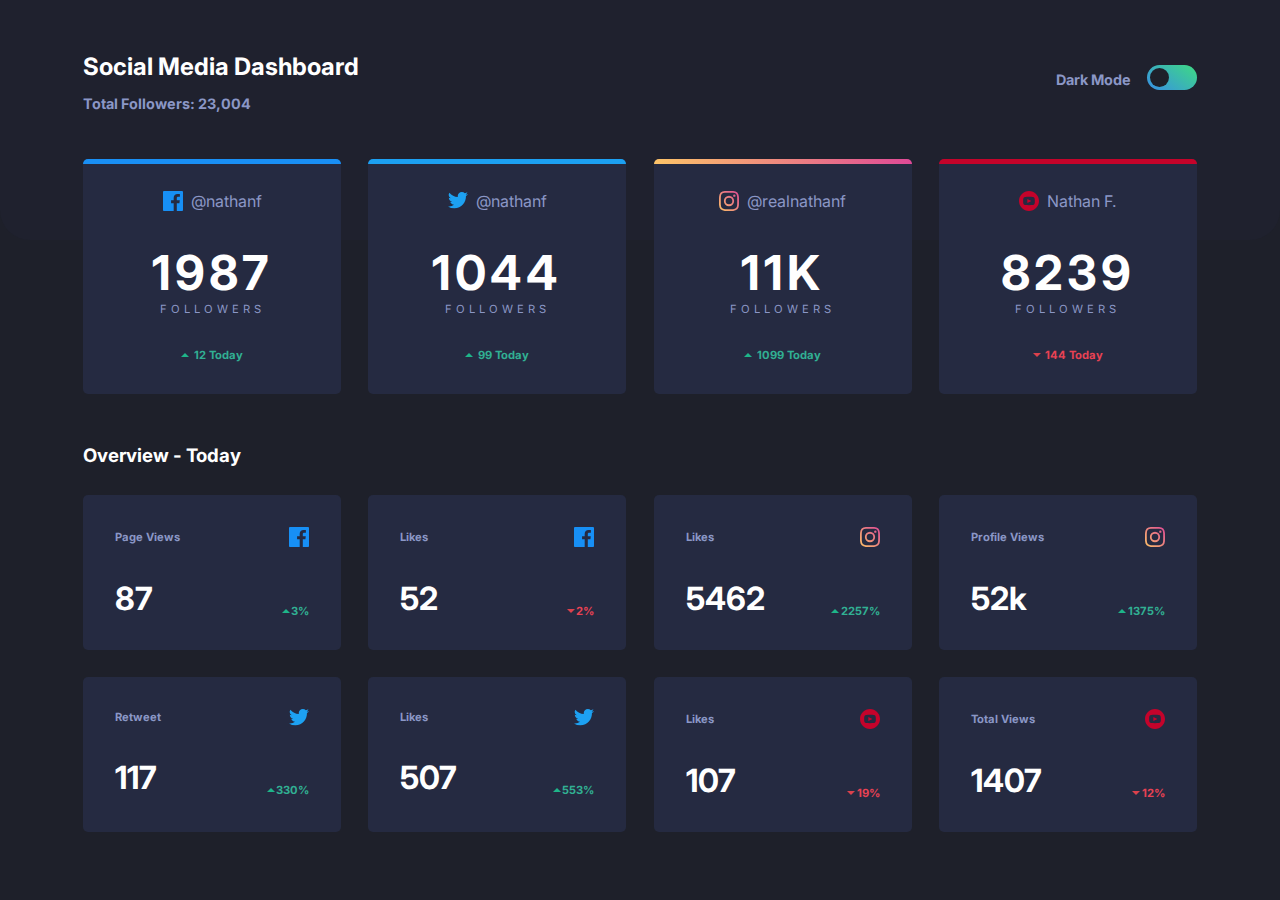
<file: index.html>
<!DOCTYPE html>
<html lang="en">
<head>
  <meta charset="UTF-8">
  <meta name="viewport" content="width=device-width, initial-scale=1.0"> <!-- displays site properly based on user's device -->

  <link rel="icon" type="image/png" sizes="32x32" href="./images/favicon-32x32.png">
  <link rel="stylesheet" type="text/css" href="css/style.css">
  <title>Frontend Mentor | Social Media Dashboard</title>
</head>
<body>
    <div class="background-pattern"></div>
     <div class = "container">
     <header>
       <div>
       <h2>Social Media Dashboard</h2>
       <p>Total Followers: 23,004</p>
       </div>
       <hr>
       <div class="mode">
          <p>Dark Mode</p>
          <div class="toggle">
               <input onclick="changeTheme()" type="checkbox" name="toggle-button" id="toggle-button" class="toggle-button">
          </div>
       </div>
     </header>
     <section class="followers grid">
        <div class="social" id="facebook">
           <label class="network">
             <img alt="social-icon" src="images/icon-facebook.svg">
             <p>@nathanf</p>
           </label>
           <p class="amount-followers"><span>1987</span> followers</p>
           <label class="auditory-stats">
             <img alt="auditory-stats" src="images/icon-up.svg">
             <p class="up">12 Today</p>
           </label>
         </div>

         <div class="social" id="twitter">
           <label class="network">
             <img alt="social-icon" src="images/icon-twitter.svg">
             <p>@nathanf</p>
           </label>
           <p class="amount-followers"><span>1044</span> followers</p>
           <label class="auditory-stats">
             <img alt="auditory-stats" src="images/icon-up.svg">
             <p class="up">99 Today</p>
           </label>
         </div>

         <div class="social" id="instagram">
           <label class="network">
             <img alt="social-icon" src="images/icon-instagram.svg">
             <p>@realnathanf</p>
           </label>
           <p class="amount-followers"><span>11k</span> followers</p>
           <label class="auditory-stats">
             <img alt="auditory-stats" src="images/icon-up.svg">
             <p class="up">1099 Today</p>
           </label>
         </div>

         <div class="social" id="youtube">
           <label class="network">
             <img alt="social-icon" src="images/icon-youtube.svg">
             <p>Nathan F.</p>
           </label>
           <p class="amount-followers"><span>8239</span> followers</p>
           <label class="auditory-stats">
             <img alt="auditory-stats" src="images/icon-down.svg">
             <p class="down">144 Today</p>
           </label>
         </div>
     </section>
     <section class="stats grid">
       <h3>Overview - Today</h3>

       <div class="overview">
           <label class="first-row">
           <p>Page Views</p>
           <img src="images/icon-facebook.svg">
           </label>
           <label class="second-row">
           <span>87</span>
           <label>
             <img src="images/icon-up.svg">
             <p class="up">3%</p>
           </label>
           </label>
       </div>

       <div class="overview">
           <label class="first-row">
           <p>Likes</p>
           <img src="images/icon-facebook.svg">
           </label>
           <label class="second-row">
           <span>52</span>
           <label>
             <img src="images/icon-down.svg">
             <p class="down">2%</p>
           </label>
           </label>
       </div>

       <div class="overview">
           <label class="first-row">
           <p>Likes</p>
           <img src="images/icon-instagram.svg">
           </label>
           <label class="second-row">
           <span>5462</span>
           <label>
             <img src="images/icon-up.svg">
             <p class="up">2257%</p>
           </label>
           </label>
       </div>

       <div class="overview">
           <label class="first-row">
           <p>Profile Views</p>
           <img src="images/icon-instagram.svg">
           </label>
           <label class="second-row">
           <span>52k</span>
           <label>
             <img src="images/icon-up.svg">
             <p class="up">1375%</p>
           </label>
           </label>
       </div>

       <div class="overview">
           <label class="first-row">
           <p>Retweet</p>
           <img src="images/icon-twitter.svg">
           </label>
           <label class="second-row">
           <span>117</span>
           <label>
             <img src="images/icon-up.svg">
             <p class="up">330%</p>
           </label>
           </label>
       </div>

        <div class="overview">
           <label class="first-row">
           <p>Likes</p>
           <img src="images/icon-twitter.svg">
           </label>
           <label class="second-row">
           <span>507</span>
           <label>
             <img src="images/icon-up.svg">
             <p class="up">553%</p>
           </label>
           </label>
       </div>

        <div class="overview">
           <label class="first-row">
           <p>Likes</p>
           <img src="images/icon-youtube.svg">
           </label>
           <label class="second-row">
           <span>107</span>
           <label>
             <img src="images/icon-down.svg">
             <p class="down">19%</p>
           </label>
           </label>
       </div>

        <div class="overview">
           <label class="first-row">
           <p>Total Views</p>
           <img src="images/icon-youtube.svg">
           </label>
           <label class="second-row">
           <span>1407</span>
           <label>
             <img src="images/icon-down.svg">
             <p class="down">12%</p>
           </label>
           </label>
       </div>
     </section>
   </div>
</body>
<script src="js/script.js"></script>
</html>
</file>
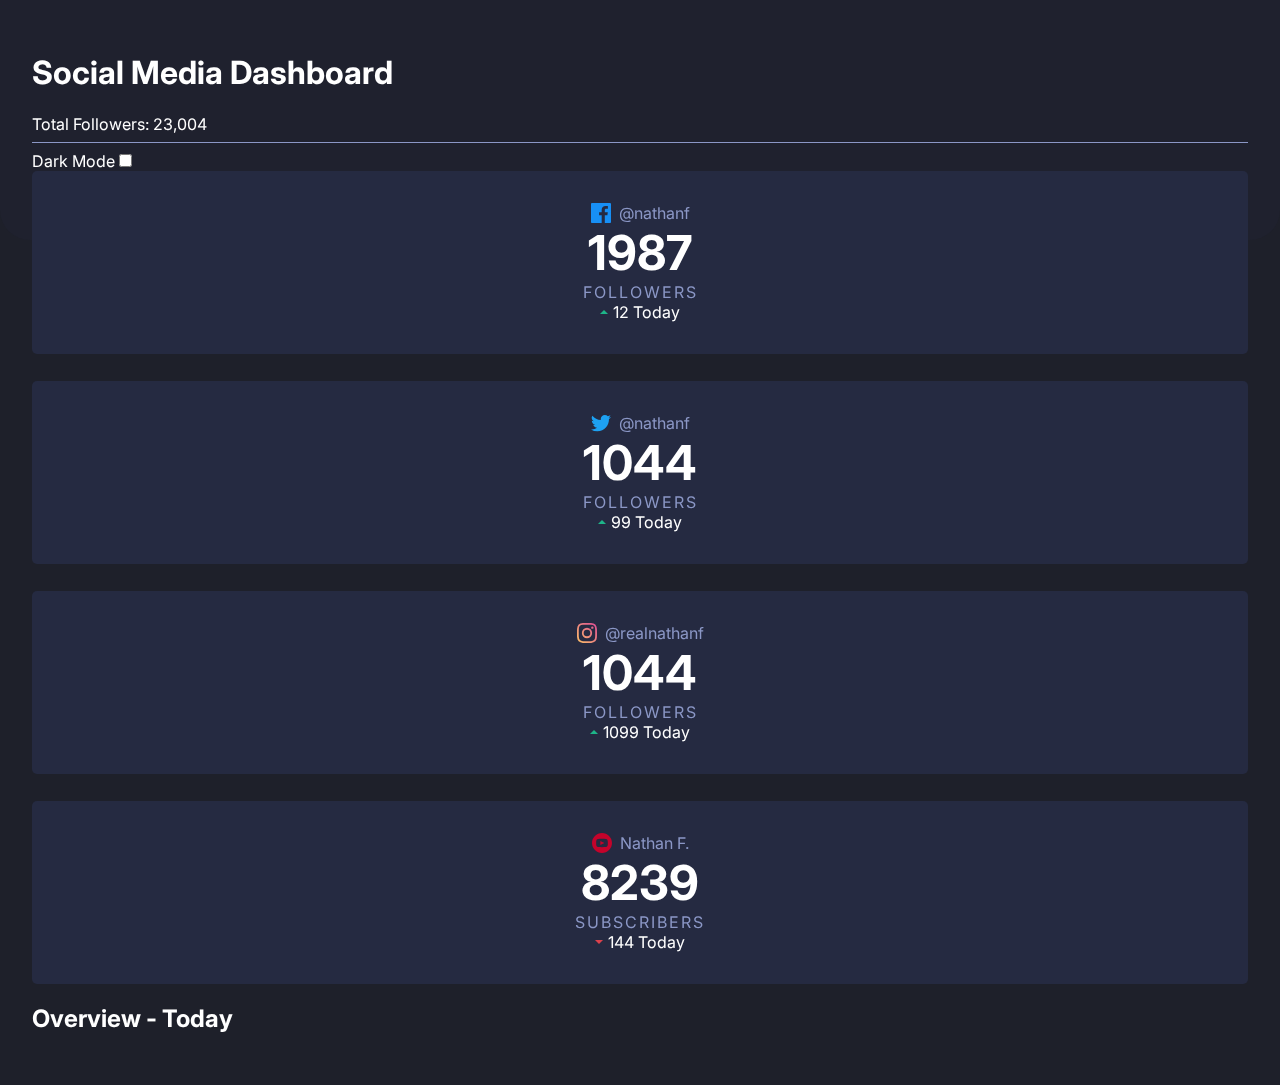
<file: index — копия.html>
<!DOCTYPE html>
<html lang="en">
<head>
  <meta charset="UTF-8">
  <meta name="viewport" content="width=device-width, initial-scale=1.0"> <!-- displays site properly based on user's device -->

  <link rel="icon" type="image/png" sizes="32x32" href="./images/favicon-32x32.png">
  
  <title>Frontend Mentor | Social Media Dashboard</title>
  <style>
    @import url('https://fonts.googleapis.com/css2?family=Inter:wght@400;700&display=swap');

    :root {
      /*Colors*/

      /*Primary*/

    --lime-green: hsl(163, 72%, 41%);
    --bright-red: hsl(356, 69%, 56%);

    --facebook: hsl(208, 92%, 53%);
    --twitter: hsl(203, 89%, 53%);
    --instagram: linear gradient hsl(37, 97%, 70%) to hsl(329, 70%, 58%);
    --youTube: hsl(348, 97%, 39%);

    /*Dark Theme*/

    --toggle-dark: linear gradient hsl(210, 78%, 56%) to hsl(146, 68%, 55%);

    /*Light Theme*/

    --toggle-light: hsl(230, 22%, 74%);

    /*Neutral*/

    /*Dark Theme*/

    --background-color: hsl(230, 17%, 14%); /*backgrdound*/
    --top-bg-pattern: hsl(232, 19%, 15%);
    --card-bg: hsl(228, 28%, 20%);
    --text-color: hsl(228, 34%, 66%);
    --white: hsl(0, 0%, 100%);

    /*Light Theme*/

    --very-pale-blue: hsl(225, 100%, 98%); /*(Top BG Pattern)*/
    --light-grayish-blue: hsl(227, 47%, 96%); /*(Card BG)*/
    --dark-grayish-blue: hsl(228, 12%, 44%); /*text*/
    --very-dark-blue: hsl(230, 17%, 14%); /*text*/
    }
    
    html {
      font-family: 'Inter', sans-serif;
      font-weight: 14px;
    }
    
    body {
      background-color: var(--background-color);
      padding: 2rem;
      margin: 0;
      color: #fff;
    }
    
    p, img {
      margin: 0;
      padding: 0;
    }
    .mode {
      display: flex;
    }
    label {
      display: flex;
    }
    img {
      align-self: center;
    }
    .grid {
      display: grid;
      grid-template-columns: repeat(4, 1fr);
      grid-gap: 1.7rem;
    }
    
   

    .social {
      display: flex;
      flex-direction: column;
      align-items: center;
      width: calc(100% - 4rem);
      background-color: var(--card-bg);
      grid-column: 1 / 5;
      border-radius: 5px;
      padding: 2rem;
    }

    hr {
      height: 1px;
      background-color: var(--text-color);
      border: none;
    }
    .background-pattern{
      background-color: var(--top-bg-pattern);
      height: 240px;
      width: 100%;
      border-radius: 0 0 30px 30px;
      position: fixed;
      top: 0;
      left: 0;
      right: 0;
      z-index: -1;
    }
    .amount-followers {
      font-size: 3rem;
      font-weight: 700;
    }

    .auditory-type {
      color: var(--text-color);
      text-transform: uppercase;
      letter-spacing: 2px;
    }
    .username {
      color: var(--text-color);
    }

    img[alt="social-icon"]{
      margin-right: .5rem;
    }

    img[alt="auditory-stats"]{
      margin-right: .3rem;
    }

    .stats {
      grid-column: 1 / 5;
    }

    .facebook {
      background-color: var(--facebook);
    }
    .instagram {
      background-color: var(--instagram);
    }
    .twitter {
      background-color: var(--twitter);
    }
    .youtube {
      background-color: var(--youtube);
    }

  </style>
</head>
<body>
    <div class="background-pattern"></div>
     <header>
       <h1>Social Media Dashboard</h1>
       <p>Total Followers: 23,004</p>
       <hr>
       <div class="mode">
          <p>Dark Mode</p>
          <div class="toggle">
               <input type="checkbox" name="toggle-button" id="toggle-button" class="toggle-button">
          </div>
       </div>
     </header>
     <section class="followers grid">
         <div class="social">
           <label>
             <img alt="social-icon" src="images/icon-facebook.svg">
             <p class="username">@nathanf</p>
           </label>
           <p class="amount-followers">1987</p>
           <p class="auditory-type">followers</p>
           <label>
             <img alt="auditory-stats" src="images/icon-up.svg">
             <p>12 Today</p>
           </label>
         </div>
         <div class="social">
           <label>
             <img alt="social-icon" src="images/icon-twitter.svg">
             <p class="username">@nathanf</p>
           </label>
           <p class="amount-followers">1044</p>
           <p class="auditory-type">followers</p>
           <label>
             <img alt="auditory-stats" src="images/icon-up.svg">
             <p>99 Today</p>
           </label>
         </div>
         <div class="social">
           <label>
             <img alt="social-icon" src="images/icon-instagram.svg">
             <p class="username">@realnathanf</p>
           </label>
           <p class="amount-followers">1044</p>
           <p class="auditory-type">followers</p>
           <label>
             <img alt="auditory-stats" src="images/icon-up.svg">
             <p>1099 Today</p>
           </label>
         </div>
         <div class="social">
            <label>
             <img alt="social-icon" src="images/icon-youtube.svg">
             <p class="username">Nathan F.</p>
           </label>
           <p class="amount-followers">8239</p>
           <p class="auditory-type">subscribers</p>
           <label>
             <img alt="auditory-stats" src="images/icon-down.svg">
             <p>144 Today</p>
           </label>
         </div>
     </section>
     <section class="stats grid">
       <h2>Overview - Today</h2>
     </section>
</body>
</html>
</file>
<file: css/style.css>
@import url('https://fonts.googleapis.com/css2?family=Inter:wght@400;700&display=swap');

    :root {
      /*Colors*/

      /*Primary*/

    --lime-green: hsl(163, 72%, 41%);
    --bright-red: hsl(356, 69%, 56%);

    --facebook: hsl(208, 92%, 53%);
    --twitter: hsl(203, 89%, 53%);
    --instagram: linear-gradient(0.25turn, hsl(37, 97%, 70%), hsl(329, 70%, 58%));
    --youtube: hsl(348, 97%, 39%);

    /*Dark Theme*/

    --toggle-dark: linear-gradient(0.1turn, hsl(210, 78%, 56%), hsl(146, 68%, 55%));

    /*Light Theme*/

    --toggle-light: hsl(230, 22%, 74%);

    /*Neutral*/

    /*Dark Theme*/

    --background-color: hsl(230, 17%, 14%); /*backgrdound*/
    --top-bg-pattern: hsl(232, 19%, 15%);
    --card-bg: hsl(228, 28%, 20%);
    --text-color: hsl(228, 34%, 66%);
    --white: hsl(0, 0%, 100%);

    /*Light Theme*/

    --very-pale-blue: hsl(225, 100%, 98%); /*(Top BG Pattern)*/
    --light-grayish-blue: hsl(227, 47%, 96%); /*(Card BG)*/
    --dark-grayish-blue: hsl(228, 12%, 44%); /*text*/
    --very-dark-blue: hsl(230, 17%, 14%); /*text*/
    }
    
    html {
      font-family: 'Inter', sans-serif;
      font-weight: 14px;
    }
    
    body {
      background-color: var(--background-color);
      padding: 2rem;
      margin: 0;
      color: #fff;
      position: relative;
    }

    .container {
      width: 100%;
      max-width: 1114px;
      margin: 0 auto;

    }
    
    h2, h3 {
      margin-bottom: 0;
    }

    hr {
      border: none;
      background-color: var(--text-color);
      height: 1px;  
      margin: 0;
    }

    header p {
      color: var(--text-color);
      font-weight: 700;
      font-size: .9rem;
    }

    .mode {
      display: flex;
      justify-content: space-between;
      align-items: center;
      box-sizing: border-box;
    }

    label {
      display: flex;
    }
    img {
      align-self: center;
    }
    .grid {
      display: grid;
      grid-template-columns: repeat(4, 1fr);
      grid-gap: 1.7rem;
    }
    
   

    .social {
      display: flex;
      flex-direction: column;
      align-items: center;
      width: calc(100% - 4rem);
      background-color: var(--card-bg);
      grid-column: 1 / 5;
      border-radius: 5px;
      padding: 2rem;
      position: relative;
    }

    .background-pattern{
      background-color: var(--top-bg-pattern);
      height: 240px;
      width: 100%;
      border-radius: 0 0 30px 30px;
      position: absolute;
      top: 0;
      left: 0;
      right: 0;
      z-index: -1;
    }
    
    .social span {
      display: block;
      font-size: 3rem;
      font-weight: 700;
    }
    .network p {
      color: var(--text-color);
    }
    .amount-followers {
      text-align: center;
      text-transform: uppercase;
      font-size: .7rem;
      letter-spacing: 4px;
      color: var(--text-color);
      margin: 2rem 0;
    }
    .amount-followers span {
      color: #fff;
    }

    .auditory-stats {
      font-size: .7rem;
      font-weight: 700;
    } 
 

    img[alt="social-icon"]{
      margin-right: .5rem;
    }

    img[alt="auditory-stats"]{
      margin-right: .3rem;
    }

    h3 {
      grid-column: 1 / 5;
    }

    section {
      margin-top: 2rem;
    }
   
    .network>*, .auditory-stats>* {
      margin: 0;
    }

    .social:before {
     content: "";
     position: absolute;
     height: 5px;
     top: 0;
     left: 0;
     width: 100%;
     border-radius: 5px 5px 0 0;
    }

    #facebook:before {
      background-color: var(--facebook);
    }

    #twitter:before {
      background-color: var(--twitter);
    }

    #instagram:before {
      background: var(--instagram);
    }

    #youtube:before {
      background-color: var(--youtube);
    }
    

    .overview {
      grid-column: 1 / 5;
      background-color: var(--card-bg);
      border-radius: 5px;
      padding: 2rem;
    }

    .first-row, .second-row {
      display: flex;
      justify-content: space-between;
    }
    
    .second-row {
      align-items: flex-end;
    }
    .second-row label>img {
      margin-right: .1rem;
    }
    .first-row p, .second-row p {
      margin: 0;  
      font-size: .7rem;
      font-weight: 700;
    }
    .first-row {
      margin-bottom: 2rem;
      align-items: center;
    }
    .first-row p {
      color: var(--text-color);
    }
    .second-row span {
      font-size: 2rem;
      font-weight: 700;
    }
    .up {
      color: #31b093;
    }
    .down {
      color: #e94254;
    }


    /*active states*/
    .social, .overview {
      cursor: pointer;
    }

    .social:hover, .overview:hover {
      background-color: #333a56;
    }
    /*toggle button style*/
    .toggle-button {
      margin: 0 0 0 1rem;
      position: relative;
      width: 50px;
      height: 25px;
      border-radius: 20px;
      background: var(--toggle-dark);
      outline: none;
      cursor: pointer;
      border: none;
      -webkit-appearance: none;
      -moz-appearance: none;
      appearance: none;
    }
    
    .toggle-button::after {
      content: "";
      position: absolute;
      left: 3px;
      top: 3px;  
      width: 19px;
      height: 19px;
      background-color: var(--background-color);
      border-radius: 50%;
  
      transform: translateX(0);
  
      transition: all 0.3s cubic-bezier(0.2, 0.85, 0.32, 1.2);
    }
    .toggle-button:checked::after {
      transform: translateX(calc(100% + 6px));
      background-color: var(--white); 
    }

    /*light mode*/
    .background-body {
      background-color: var(--white);
    }

    .background-pattern-light {
      background-color: var(--very-pale-blue);
    }
    .background-cards:hover {
      background-color: #e1e3ef;
    }

    .background-cards {
      background-color: var(--light-grayish-blue);
    }

    .dark-text {
      color: var(--very-dark-blue) !important;
    }
    .paragraphs {
      color: var(--dark-grayish-blue);
    }

    /*media queries*/

    @media (min-width: 530px) {
      .social, .overview {
        grid-column: span 2;
      }
    }
    
    @media (min-width: 930px) {
      .social, .overview {
        grid-column: span 1;
      }

      hr {
        width: 0;
        height: 0;
      }

      header {
        display: flex;
        align-items: center;
        justify-content: space-between;
      }
    }
</file>
